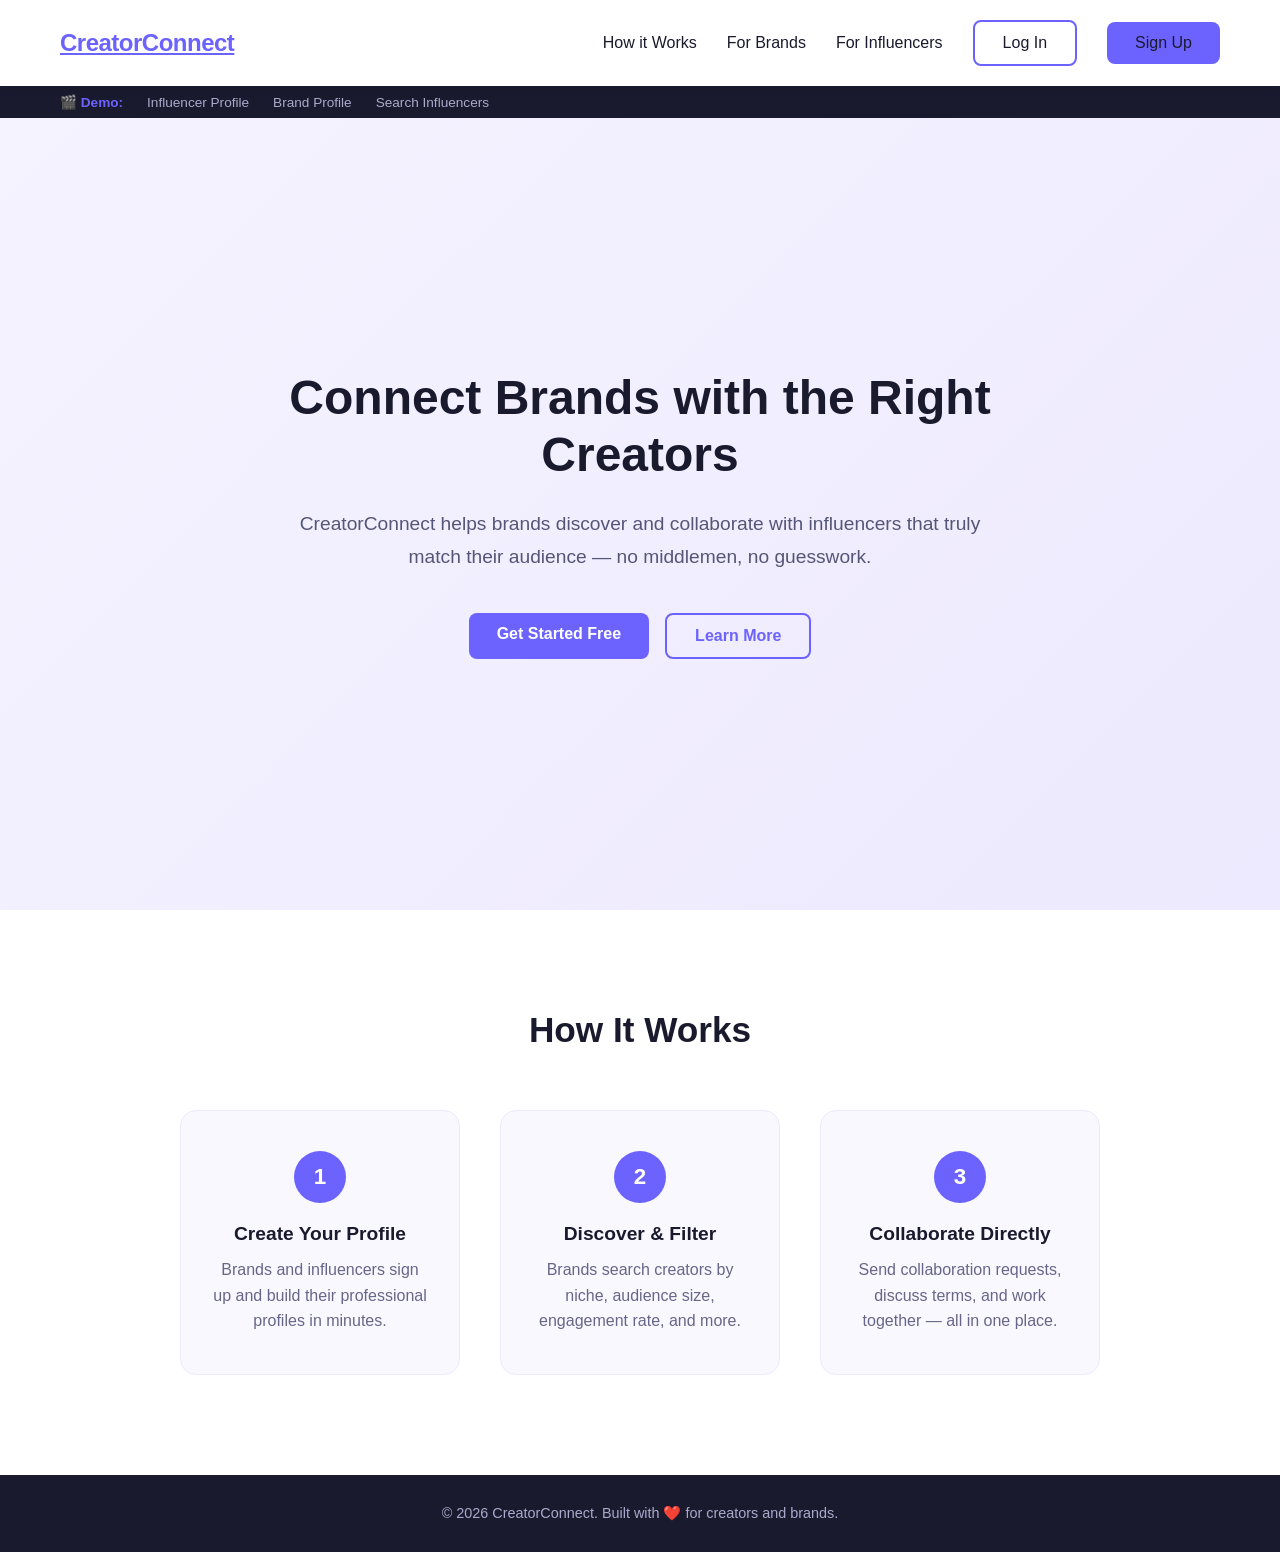
<file: Frontend/index.html>
<!DOCTYPE html>
<html lang="en">
<head>
  <meta charset="UTF-8">
  <meta name="viewport" content="width=device-width, initial-scale=1.0">
  <title>CreatorConnect</title>
  <link rel="stylesheet" href="style.css">
</head>

<body>

 <nav class="navbar">
  <a href="index.html" class="logo">CreatorConnect</a>
  <div class="nav-links">
    <a href="#how-it-works">How it Works</a>
    <a href="#for-brands">For Brands</a>
    <a href="#for-influencers">For Influencers</a>
    <a href="login.html" class="btn-outline">Log In</a>
    <a href="signup.html" class="btn-primary">Sign Up</a>
  </div>
</nav>
<div class="demo-bar">
  <span>🎬 Demo:</span>
  <a href="influencer-profile.html">Influencer Profile</a>
  <a href="brand-profile.html">Brand Profile</a>
  <a href="search.html">Search Influencers</a>
</div>


  <section class="hero">
    

    <div class="hero-content">
      <h1>Connect Brands with the Right Creators</h1>
      

      <p>CreatorConnect helps brands discover and collaborate with influencers
         that truly match their audience — no middlemen, no guesswork.</p>
      

      <div class="hero-buttons">
        <a href="signup.html" class="btn-primary">Get Started Free</a>
        <a href="#how-it-works" class="btn-outline">Learn More</a>
      </div>
    </div>
  </section>


  <section class="how-it-works" id="how-it-works">
    

    <h2>How It Works</h2>

    <div class="steps-container">

      <div class="step-card">
        <div class="step-number">1</div>
        <h3>Create Your Profile</h3>
        <p>Brands and influencers sign up and build their professional profiles in minutes.</p>
      </div>

      <div class="step-card">
        <div class="step-number">2</div>
        <h3>Discover & Filter</h3>
        <p>Brands search creators by niche, audience size, engagement rate, and more.</p>
      </div>

      <div class="step-card">
        <div class="step-number">3</div>
        <h3>Collaborate Directly</h3>
        <p>Send collaboration requests, discuss terms, and work together — all in one place.</p>
      </div>

    </div>
  </section>


  <footer class="footer">
    <p>© 2026 CreatorConnect. Built with ❤️ for creators and brands.</p>
  </footer>

  <script src="script.js"></script>
  

</body>
</html>
</file>
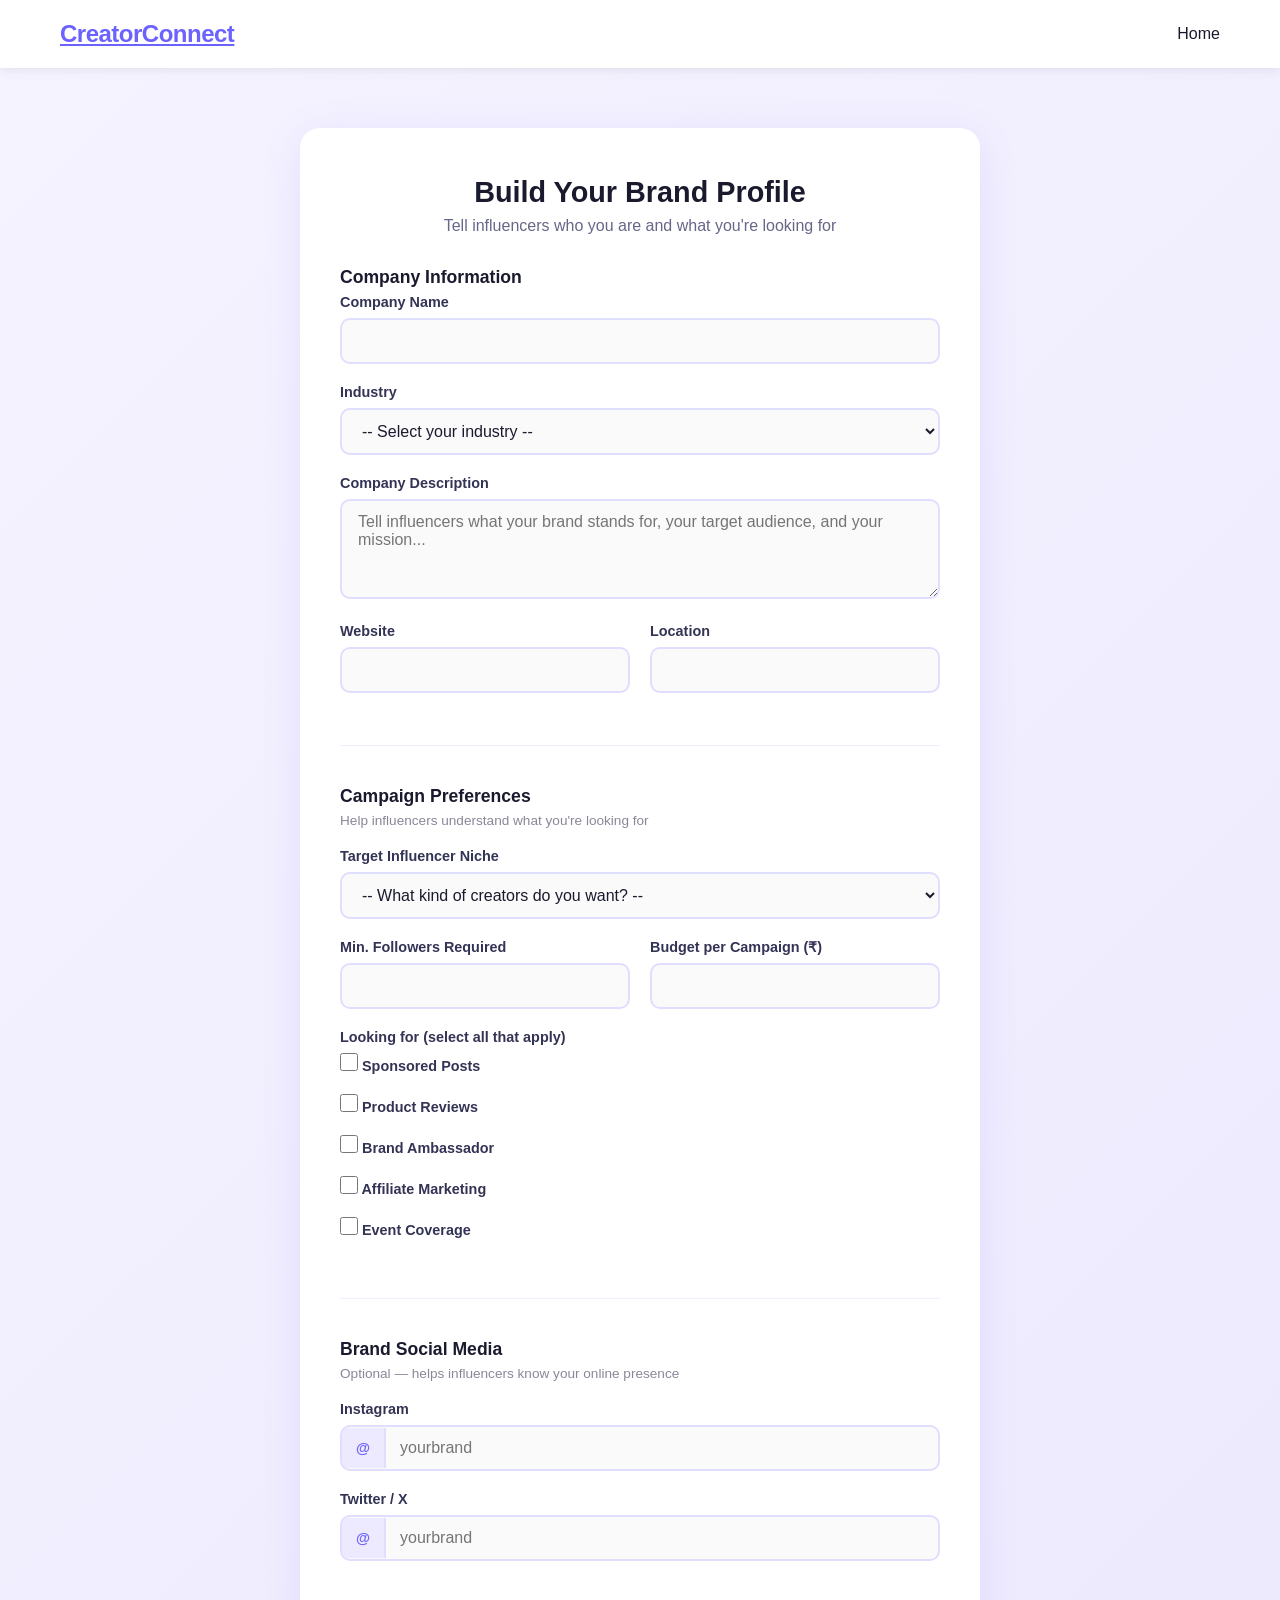
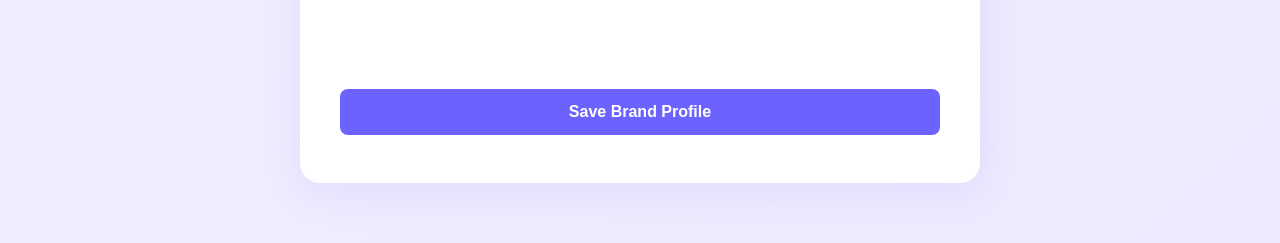
<file: Frontend/brand-profile.html>
<!DOCTYPE html>
<html lang="en">

<head>
  <meta charset="UTF-8">
  <meta name="viewport" content="width=device-width, initial-scale=1.0">
  <title>Brand Profile — CreatorConnect</title>
  <link rel="stylesheet" href="style.css">
</head>

<body>

  <nav class="navbar">
    <a href="index.html" class="logo">CreatorConnect</a>
    <div class="nav-links">
      <a href="index.html">Home</a>
    </div>
  </nav>

  <section class="profile-section">
    <div class="profile-card">

      <div class="auth-header">
        <h2>Build Your Brand Profile</h2>
        <p>Tell influencers who you are and what you're looking for</p>
      </div>

      <form id="brand-form">
        <div class="form-section">
          <h3 class="form-section-title">Company Information</h3>

          <div class="form-group">
            <label for="company-name">Company Name</label>
            <input
              type="text"
              id="company-name"
              name="company_name"
              required
            >
          </div>

          <div class="form-group">
            <label for="industry">Industry</label>
            <select id="industry" name="industry" required>
              <option value="">-- Select your industry --</option>
              <option value="fashion">Fashion & Apparel</option>
              <option value="beauty">Beauty & Personal Care</option>
              <option value="tech">Tech & Electronics</option>
              <option value="food">Food & Beverage</option>
              <option value="fitness">Fitness & Wellness</option>
              <option value="finance">Finance & Fintech</option>
              <option value="travel">Travel & Hospitality</option>
              <option value="education">Education & E-learning</option>
              <option value="gaming">Gaming</option>
              <option value="other">Other</option>
            </select>
          </div>

          <div class="form-group">
            <label for="company-bio">Company Description</label>
            <textarea
              id="company-bio"
              name="company_bio"
              rows="4"
              placeholder="Tell influencers what your brand stands for, your target audience, and your mission..."
              required
            ></textarea>
          </div>

          <div class="form-row">
            <div class="form-group">
              <label for="website">Website</label>
              <input
                type="url"
                id="website"
                name="website"
              >
            </div>

            <div class="form-group">
              <label for="brand-location">Location</label>
              <input
                type="text"
                id="brand-location"
                name="location"
              >
            </div>
          </div>

        </div>
        <div class="form-section">
          <h3 class="form-section-title">Campaign Preferences</h3>
          <p class="form-section-subtitle">Help influencers understand what you're looking for</p>

          <div class="form-group">
            <label for="target-niche">Target Influencer Niche</label>
            <select id="target-niche" name="target_niche" required>
              <option value="">-- What kind of creators do you want? --</option>
              <option value="tech">Tech & Gaming</option>
              <option value="fashion">Fashion & Beauty</option>
              <option value="fitness">Fitness & Health</option>
              <option value="food">Food & Cooking</option>
              <option value="travel">Travel & Lifestyle</option>
              <option value="finance">Finance & Business</option>
              <option value="education">Education</option>
              <option value="entertainment">Entertainment & Comedy</option>
              <option value="any">Open to All</option>
            </select>
          </div>

          <div class="form-row">
            <div class="form-group">
              <label for="min-followers">Min. Followers Required</label>
              <input
                type="number"
                id="min-followers"
                name="min_followers"
                min="0"
              >
            </div>

            <div class="form-group">
              <label for="budget">Budget per Campaign (₹)</label>
              <input
                type="number"
                id="budget"
                name="budget"
                min="0"
              >
            </div>
          </div>

          <div class="form-group">
            <label>Looking for (select all that apply)</label>
            <div class="checkbox-group">
              <label class="checkbox-label">
                <input type="checkbox" name="campaign_type" value="sponsored_post">
                Sponsored Posts
              </label>
              <label class="checkbox-label">
                <input type="checkbox" name="campaign_type" value="product_review">
                Product Reviews
              </label>
              <label class="checkbox-label">
                <input type="checkbox" name="campaign_type" value="brand_ambassador">
                Brand Ambassador
              </label>
              <label class="checkbox-label">
                <input type="checkbox" name="campaign_type" value="affiliate">
                Affiliate Marketing
              </label>
              <label class="checkbox-label">
                <input type="checkbox" name="campaign_type" value="event_coverage">
                Event Coverage
              </label>
            </div>
          </div>

        </div>
        <div class="form-section">
          <h3 class="form-section-title">Brand Social Media</h3>
          <p class="form-section-subtitle">Optional — helps influencers know your online presence</p>

          <div class="form-group">
            <label for="brand-instagram">Instagram</label>
            <div class="input-prefix-wrapper">
              <span class="input-prefix">@</span>
              <input
                type="text"
                id="brand-instagram"
                name="brand_instagram"
                placeholder="yourbrand"
              >
            </div>
          </div>

          <div class="form-group">
            <label for="brand-twitter">Twitter / X</label>
            <div class="input-prefix-wrapper">
              <span class="input-prefix">@</span>
              <input
                type="text"
                id="brand-twitter"
                name="brand_twitter"
                placeholder="yourbrand"
              >
            </div>
          </div>

        </div>

        <p class="error-msg" id="error-msg"></p>

        <button type="submit" class="btn-primary btn-full">
          Save Brand Profile
        </button>

      </form>

    </div>
  </section>

  <script src="brand-profile.js"></script>

</body>
</html>
</file>
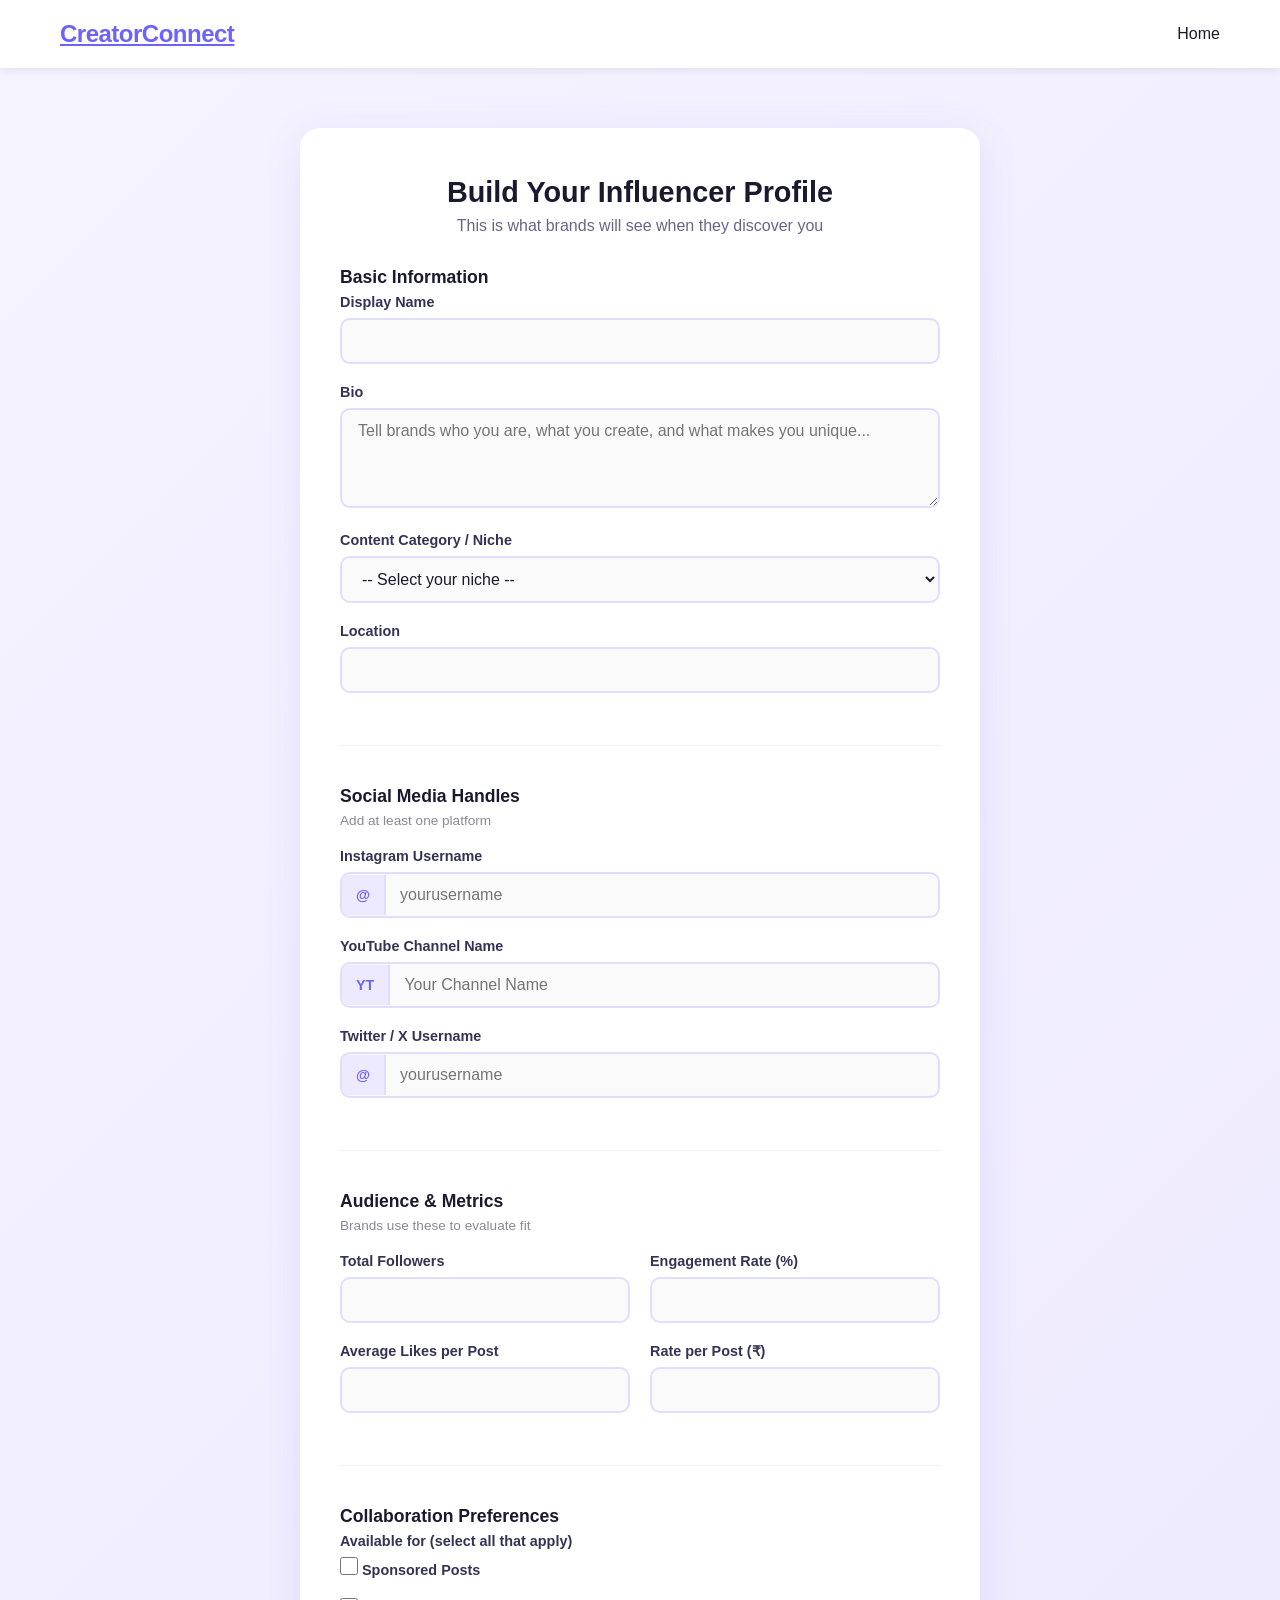
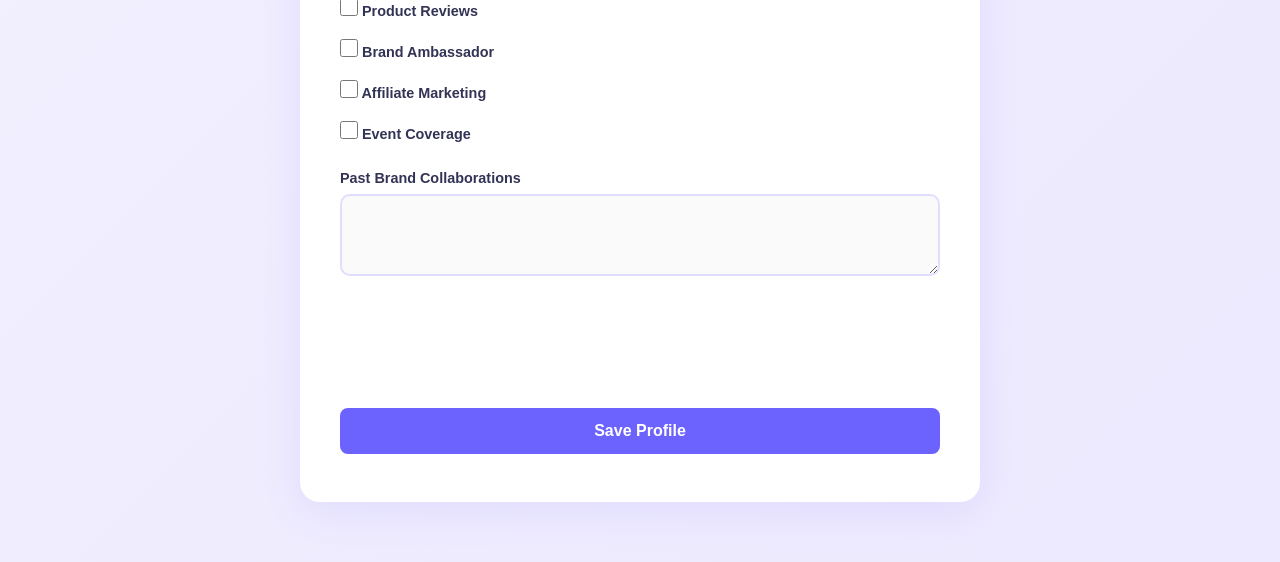
<file: Frontend/influencer-profile.html>
<!DOCTYPE html>
<html lang="en">

<head>
  <meta charset="UTF-8">
  <meta name="viewport" content="width=device-width, initial-scale=1.0">
  <title>Influencer Profile — CreatorConnect</title>
  <link rel="stylesheet" href="style.css">
</head>

<body>

  <nav class="navbar">
    <a href="index.html" class="logo">CreatorConnect</a>
    <div class="nav-links">
      <a href="index.html">Home</a>
    </div>
  </nav>

  <section class="profile-section">
    <div class="profile-card">

      <div class="auth-header">
        <h2>Build Your Influencer Profile</h2>
        <p>This is what brands will see when they discover you</p>
      </div>

      <form id="influencer-form">
        <div class="form-section">
          <h3 class="form-section-title">Basic Information</h3>

          <div class="form-group">
            <label for="display-name">Display Name</label>
            <input
              type="text"
              id="display-name"
              name="display_name"
              required
            >
          </div>

          <div class="form-group">
            <label for="bio">Bio</label>
            <textarea
              id="bio"
              name="bio"
              rows="4"
              placeholder="Tell brands who you are, what you create, and what makes you unique..."
              required
            ></textarea>

          </div>

          <div class="form-group">
            <label for="category">Content Category / Niche</label>
            <select id="category" name="category" required>
              
              <option value="">-- Select your niche --</option>
              <option value="tech">Tech & Gaming</option>
              <option value="fashion">Fashion & Beauty</option>
              <option value="fitness">Fitness & Health</option>
              <option value="food">Food & Cooking</option>
              <option value="travel">Travel & Lifestyle</option>
              <option value="finance">Finance & Business</option>
              <option value="education">Education</option>
              <option value="entertainment">Entertainment & Comedy</option>
              <option value="other">Other</option>
            </select>
          </div>

          <div class="form-group">
            <label for="location">Location</label>
            <input
              type="text"
              id="location"
              name="location"
            >
          </div>

        </div>
        <div class="form-section">
          <h3 class="form-section-title">Social Media Handles</h3>
          <p class="form-section-subtitle">Add at least one platform</p>

          <div class="form-group">
            <label for="instagram">Instagram Username</label>
            <div class="input-prefix-wrapper">
              <span class="input-prefix">@</span>
              <input
                type="text"
                id="instagram"
                name="instagram"
                placeholder="yourusername"
              >
            </div>
          </div>

          <div class="form-group">
            <label for="youtube">YouTube Channel Name</label>
            <div class="input-prefix-wrapper">
              <span class="input-prefix">YT</span>
              <input
                type="text"
                id="youtube"
                name="youtube"
                placeholder="Your Channel Name"
              >
            </div>
          </div>

          <div class="form-group">
            <label for="twitter">Twitter / X Username</label>
            <div class="input-prefix-wrapper">
              <span class="input-prefix">@</span>
              <input
                type="text"
                id="twitter"
                name="twitter"
                placeholder="yourusername"
              >
            </div>
          </div>

        </div>

        <div class="form-section">
          <h3 class="form-section-title">Audience & Metrics</h3>
          <p class="form-section-subtitle">Brands use these to evaluate fit</p>

          <div class="form-row">

            <div class="form-group">
              <label for="followers">Total Followers</label>
              <input
                type="number"
                id="followers"
                name="followers"
                min="0"
                required
              >

            </div>

            <div class="form-group">
              <label for="engagement">Engagement Rate (%)</label>
              <input
                type="number"
                id="engagement"
                name="engagement_rate"
                min="0"
                max="100"
                step="0.1"
                required
              >
            </div>

          </div>

          <div class="form-row">

            <div class="form-group">
              <label for="avg-likes">Average Likes per Post</label>
              <input
                type="number"
                id="avg-likes"
                name="avg_likes"
                min="0"
              >
            </div>

            <div class="form-group">
              <label for="rate">Rate per Post (₹)</label>
              <input
                type="number"
                id="rate"
                name="rate_per_post"
                min="0"
              >
            </div>

          </div>

        </div>

        <div class="form-section">
          <h3 class="form-section-title">Collaboration Preferences</h3>

          <div class="form-group">
            <label>Available for (select all that apply)</label>
            <div class="checkbox-group">
              <label class="checkbox-label">
                <input type="checkbox" name="collab_type" value="sponsored_post">
                Sponsored Posts
              </label>
              <label class="checkbox-label">
                <input type="checkbox" name="collab_type" value="product_review">
                Product Reviews
              </label>
              <label class="checkbox-label">
                <input type="checkbox" name="collab_type" value="brand_ambassador">
                Brand Ambassador
              </label>
              <label class="checkbox-label">
                <input type="checkbox" name="collab_type" value="affiliate">
                Affiliate Marketing
              </label>
              <label class="checkbox-label">
                <input type="checkbox" name="collab_type" value="event_coverage">
                Event Coverage
              </label>
            </div>
          </div>

          <div class="form-group">
            <label for="past-brands">Past Brand Collaborations</label>
            <textarea
              id="past-brands"
              name="past_brands"
              rows="3"
            ></textarea>
          </div>

        </div>

        <p class="error-msg" id="error-msg"></p>

        <button type="submit" class="btn-primary btn-full">
          Save Profile
        </button>

      </form>

    </div>
  </section>

  <script src="influencer-profile.js"></script>

</body>
</html>
</file>
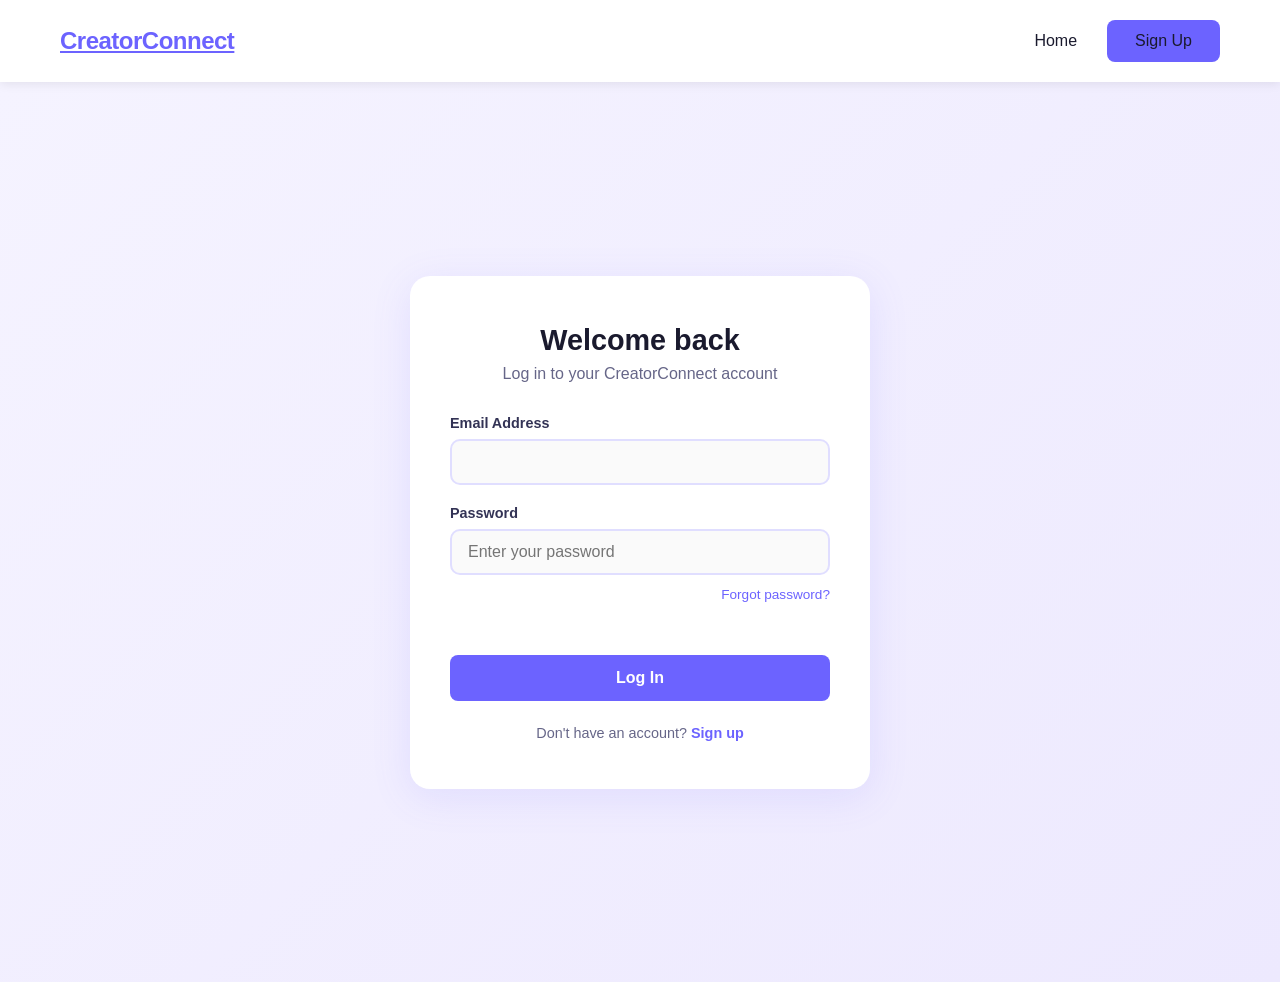
<file: Frontend/login.html>
<!DOCTYPE html>
<html lang="en">

<head>
  <meta charset="UTF-8">
  <meta name="viewport" content="width=device-width, initial-scale=1.0">
  <title>Log In — CreatorConnect</title>
  <link rel="stylesheet" href="style.css">
</head>

<body>

  <nav class="navbar">
    <a href="index.html" class="logo">CreatorConnect</a>
    <div class="nav-links">
      <a href="index.html">Home</a>
      <a href="signup.html" class="btn-primary">Sign Up</a>
    </div>
  </nav>

  <section class="auth-section">
    <div class="auth-card">

      <div class="auth-header">
        <h2>Welcome back</h2>
        <p>Log in to your CreatorConnect account</p>
      </div>

      <form id="login-form">

        <div class="form-group">
          <label for="email">Email Address</label>
          <input
            type="email"
            id="email"
            name="email"
            required
          >
        </div>

        <div class="form-group">
          <label for="password">Password</label>
          <input
            type="password"
            id="password"
            name="password"
            placeholder="Enter your password"
            required
          >
        </div>

        <div class="forgot-password">
          <a href="#">Forgot password?</a>
        </div>

        <p class="error-msg" id="error-msg"></p>

        <button type="submit" class="btn-primary btn-full">Log In</button>

      </form>

      <p class="auth-footer">
        Don't have an account? <a href="signup.html">Sign up</a>
      </p>

    </div>
  </section>

  <script src="login.js"></script>

</body>
</html>
</file>
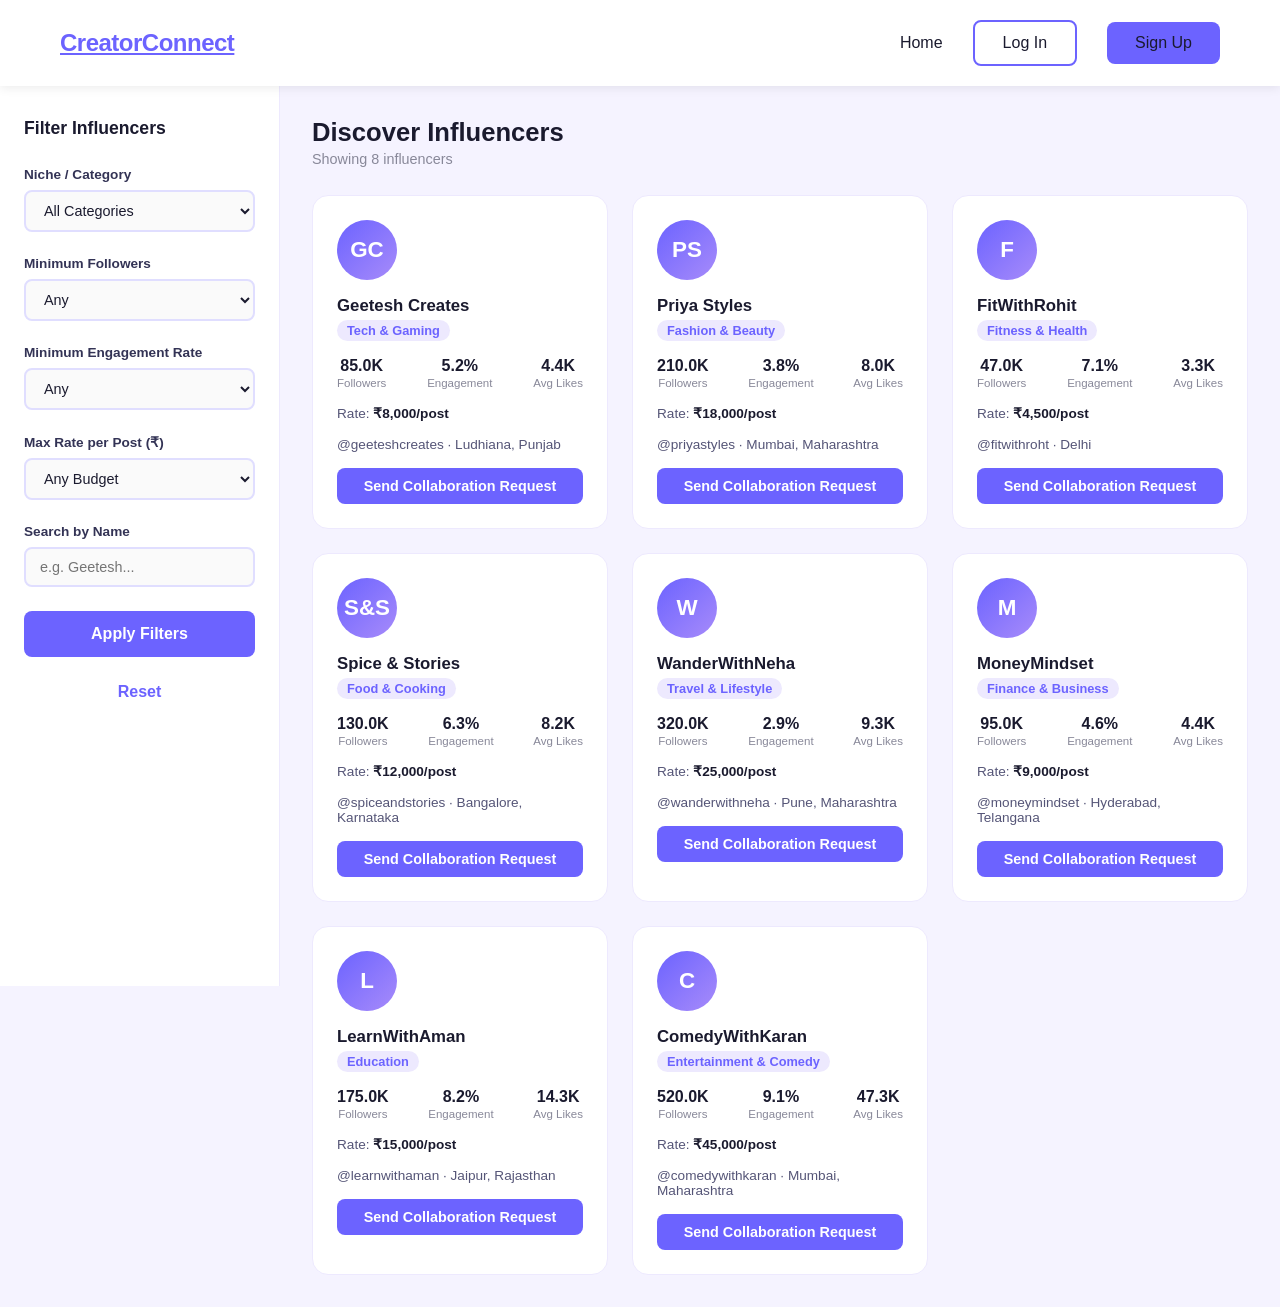
<file: Frontend/search.html>
<!DOCTYPE html>
<html lang="en">

<head>
  <meta charset="UTF-8">
  <meta name="viewport" content="width=device-width, initial-scale=1.0">
  <title>Find Influencers — CreatorConnect</title>
  <link rel="stylesheet" href="style.css">
</head>

<body>

  <nav class="navbar">
    <a href="index.html" class="logo">CreatorConnect</a>
    <div class="nav-links">
      <a href="index.html">Home</a>
      <a href="login.html" class="btn-outline">Log In</a>
      <a href="signup.html" class="btn-primary">Sign Up</a>
    </div>
  </nav>

  <div class="search-page">

    <aside class="filters-panel">

      <h3 class="filters-title">Filter Influencers</h3>

      <div class="filter-group">
        <label for="filter-niche">Niche / Category</label>
        <select id="filter-niche">
          <option value="all">All Categories</option>
          <option value="tech">Tech & Gaming</option>
          <option value="fashion">Fashion & Beauty</option>
          <option value="fitness">Fitness & Health</option>
          <option value="food">Food & Cooking</option>
          <option value="travel">Travel & Lifestyle</option>
          <option value="finance">Finance & Business</option>
          <option value="education">Education</option>
          <option value="entertainment">Entertainment & Comedy</option>
        </select>
      </div>

      <div class="filter-group">
        <label for="filter-followers">Minimum Followers</label>
        <select id="filter-followers">
          <option value="0">Any</option>
          <option value="1000">1K+</option>
          <option value="10000">10K+</option>
          <option value="50000">50K+</option>
          <option value="100000">100K+</option>
          <option value="500000">500K+</option>
        </select>
      </div>

      <div class="filter-group">
        <label for="filter-engagement">Minimum Engagement Rate</label>
        <select id="filter-engagement">
          <option value="0">Any</option>
          <option value="1">1%+</option>
          <option value="3">3%+</option>
          <option value="5">5%+</option>
          <option value="8">8%+</option>
        </select>
      </div>

      <div class="filter-group">
        <label for="filter-budget">Max Rate per Post (₹)</label>
        <select id="filter-budget">
          <option value="999999">Any Budget</option>
          <option value="5000">Under ₹5,000</option>
          <option value="10000">Under ₹10,000</option>
          <option value="25000">Under ₹25,000</option>
          <option value="50000">Under ₹50,000</option>
        </select>
      </div>

      <div class="filter-group">
        <label for="filter-search">Search by Name</label>
        <input
          type="text"
          id="filter-search"
          placeholder="e.g. Geetesh..."
        >
      </div>

      <button class="btn-primary btn-full" id="apply-filters">
        Apply Filters
      </button>

      <button class="btn-outline btn-full filter-reset" id="reset-filters">
        Reset
      </button>

    </aside>

    <main class="results-area">

      <div class="results-header">
        <h2>Discover Influencers</h2>
        <p id="results-count">Showing all influencers</p>
      </div>

      <div class="influencer-grid" id="influencer-grid">
      </div>

      <div class="no-results" id="no-results" style="display:none;">
        <p>😕 No influencers match your filters.</p>
        <p>Try adjusting your criteria.</p>
      </div>

    </main>

  </div>

  <script src="search.js"></script>

</body>
</html>
</file>
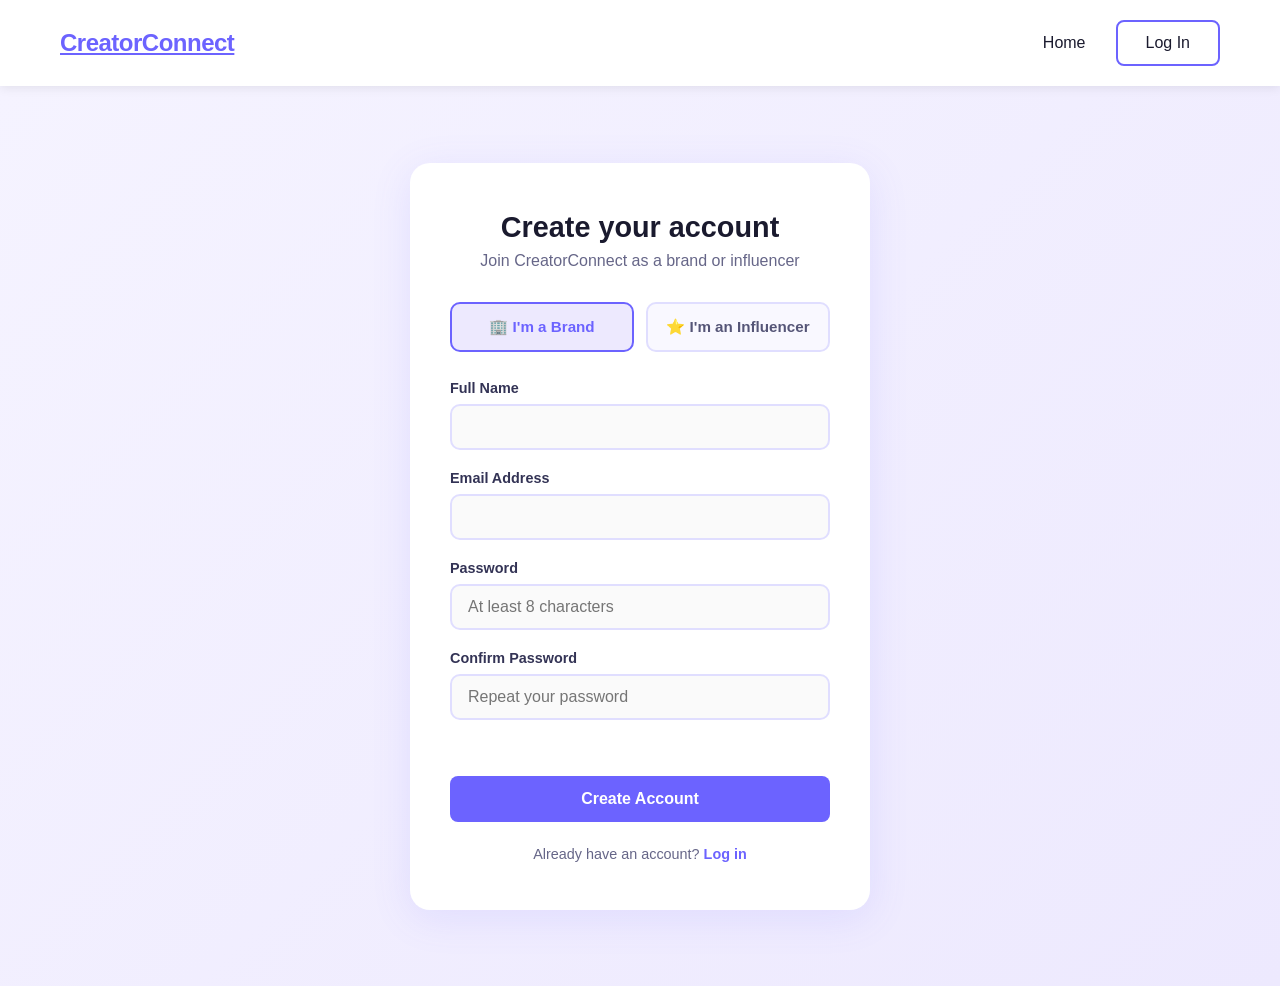
<file: Frontend/signup.html>
<!DOCTYPE html>
<html lang="en">

<head>
  <meta charset="UTF-8">
  <meta name="viewport" content="width=device-width, initial-scale=1.0">
  <title>Sign Up — CreatorConnect</title>
  <link rel="stylesheet" href="style.css">
</head>

<body>

  <nav class="navbar">
    <a href="index.html" class="logo">CreatorConnect</a>
    <div class="nav-links">
      <a href="index.html">Home</a>
      <a href="login.html" class="btn-outline">Log In</a>
    </div>
  </nav>

  <section class="auth-section">

    <div class="auth-card">

      <div class="auth-header">
        <h2>Create your account</h2>
        <p>Join CreatorConnect as a brand or influencer</p>
      </div>

  
      <div class="role-selector">

        <button class="role-btn active" id="btn-brand" onclick="selectRole('brand')">
          🏢 I'm a Brand
        </button>
        <button class="role-btn" id="btn-influencer" onclick="selectRole('influencer')">
          ⭐ I'm an Influencer
        </button>
      </div>

      <!-- THE FORM -->
      <form id="signup-form">
        <input type="hidden" id="role-input" value="brand">

        <div class="form-group">

          <label for="fullname">Full Name</label>

          <input
            type="text"
            id="fullname"
            name="fullname"
            required
          >
        </div>

        <div class="form-group">
          <label for="email">Email Address</label>
          <input
            type="email"
            id="email"
            name="email"
            required
          >
        </div>

        <div class="form-group">
          <label for="password">Password</label>
          <input
            type="password"
            id="password"
            name="password"
            placeholder="At least 8 characters"
            required
            minlength="8"
          >
        </div>

        <div class="form-group">
          <label for="confirm-password">Confirm Password</label>
          <input
            type="password"
            id="confirm-password"
            name="confirm-password"
            placeholder="Repeat your password"
            required
          >
        </div>

        <p class="error-msg" id="error-msg"></p>

        <button type="submit" class="btn-primary btn-full">Create Account</button>

      </form>

      <p class="auth-footer">
        Already have an account? <a href="login.html">Log in</a>
      </p>

    </div>
  </section>

  <script src="signup.js"></script>

</body>
</html>
</file>
<file: Frontend/style.css>
* {
  margin: 0;
  padding: 0;
  box-sizing: border-box;
}

body {
  font-family: 'Segoe UI', Tahoma, Geneva, Verdana, sans-serif;
  color: #1a1a2e;
  background-color: #ffffff;
}

.btn-primary {
  background-color: #6c63ff;  
  color: #ffffff;
  padding: 12px 28px;
  border-radius: 8px;
  text-decoration: none;
  font-weight: 600;
  transition: background-color 0.3s ease;
  display: inline-block;
}

.btn-primary:hover {
  background-color: #574fd6;
}

.btn-outline {
  background-color: transparent;
  color: #6c63ff;
  padding: 12px 28px;
  border-radius: 8px;
  border: 2px solid #6c63ff;
  text-decoration: none;
  font-weight: 600;
  transition: all 0.3s ease;
  display: inline-block;
}

.btn-outline:hover {
  background-color: #6c63ff;
  color: #ffffff;
}


.navbar {
  display: flex;
  justify-content: space-between;
  align-items: center;
  padding: 20px 60px;
  background-color: #ffffff;
  box-shadow: 0 2px 10px rgba(0, 0, 0, 0.08);
  position: sticky;
  top: 0;
  z-index: 100;
}

.logo {
  font-size: 1.5rem;
  font-weight: 700;
  color: #6c63ff;
  letter-spacing: -0.5px;
}

.nav-links {
  display: flex;
  align-items: center;
  gap: 30px;
}

.nav-links a {
  
  text-decoration: none;
  color: #1a1a2e;
  font-weight: 500;
  transition: color 0.2s ease;
}

.nav-links a:hover {
  color: #6c63ff;
}
.demo-bar {
  background: #1a1a2e;
  color: #aaaacc;
  padding: 8px 60px;
  display: flex;
  align-items: center;
  gap: 24px;
  font-size: 0.85rem;
}

.demo-bar span {
  color: #6c63ff;
  font-weight: 700;
}

.demo-bar a {
  color: #aaaacc;
  text-decoration: none;
  transition: color 0.2s ease;
}

.demo-bar a:hover {
  color: #ffffff;
}


.hero {
  min-height: 88vh;
  display: flex;
  align-items: center;
  justify-content: center;
  text-align: center;
  padding: 60px 20px;
  background: linear-gradient(135deg, #f5f3ff 0%, #ede9fe 100%);
 
}

.hero-content {
  max-width: 720px;
}

.hero-content h1 {
  font-size: 3rem;
  font-weight: 800;
  line-height: 1.2;
  margin-bottom: 24px;
  color: #1a1a2e;
}

.hero-content p {
  font-size: 1.2rem;
  color: #555577;
  margin-bottom: 40px;
  line-height: 1.7;
}

.hero-buttons {
  display: flex;
  gap: 16px;
  justify-content: center;
}



.how-it-works {
  padding: 100px 60px;
  text-align: center;
  background-color: #ffffff;
}

.how-it-works h2 {
  font-size: 2.2rem;
  margin-bottom: 60px;
  color: #1a1a2e;
}

.steps-container {
  display: flex;
  justify-content: center;
  gap: 40px;
  flex-wrap: wrap;
}

.step-card {
  background-color: #f9f8ff;
  border: 1px solid #ede9fe;
  border-radius: 16px;
  padding: 40px 30px;
  width: 280px;
  transition: transform 0.3s ease, box-shadow 0.3s ease;
}

.step-card:hover {
  transform: translateY(-8px);
  box-shadow: 0 12px 30px rgba(108, 99, 255, 0.15);
}

.step-number {
  width: 52px;
  height: 52px;
  background-color: #6c63ff;
  color: white;
  border-radius: 50%;
  font-size: 1.4rem;
  font-weight: 700;
  display: flex;
  align-items: center;
  justify-content: center;
  margin: 0 auto 20px auto;
  
}

.step-card h3 {
  font-size: 1.2rem;
  margin-bottom: 12px;
  color: #1a1a2e;
}

.step-card p {
  color: #666688;
  line-height: 1.6;
}


.footer {
  padding: 30px;
  text-align: center;
  background-color: #1a1a2e;
  color: #aaaacc;
  font-size: 0.9rem;
}

.auth-section {
  min-height: 100vh;
  display: flex;
  align-items: center;
  justify-content: center;
  background: linear-gradient(135deg, #f5f3ff 0%, #ede9fe 100%);
  padding: 40px 20px;
}

.auth-card {
  background: #ffffff;
  border-radius: 20px;
  padding: 48px 40px;
  width: 100%;
  max-width: 460px;
  box-shadow: 0 8px 40px rgba(108, 99, 255, 0.12);
}

.auth-header {
  text-align: center;
  margin-bottom: 32px;
}

.auth-header h2 {
  font-size: 1.8rem;
  font-weight: 700;
  color: #1a1a2e;
  margin-bottom: 8px;
}

.auth-header p {
  color: #666688;
  font-size: 1rem;
}

.role-selector {
  display: flex;
  gap: 12px;
  margin-bottom: 28px;
}

.role-btn {
  flex: 1;
  padding: 14px 10px;
  border: 2px solid #e0deff;
  border-radius: 10px;
  background: #f9f8ff;
  color: #555577;
  font-size: 0.95rem;
  font-weight: 600;
  cursor: pointer;
  transition: all 0.2s ease;
}

.role-btn.active {
  border-color: #6c63ff;
  background: #ede9fe;
  color: #6c63ff;
}

.form-group {
  margin-bottom: 20px;
}

.form-group label {
  display: block;
  font-size: 0.9rem;
  font-weight: 600;
  color: #333355;
  margin-bottom: 8px;
}

.form-group input {
  width: 100%;
  padding: 12px 16px;
  border: 2px solid #e0deff;
  border-radius: 10px;
  font-size: 1rem;
  color: #1a1a2e;
  background: #fafafa;
  transition: border-color 0.2s ease;
  outline: none;

}

.form-group input:focus {
  border-color: #6c63ff;
  background: #ffffff;
}

.error-msg {
  color: #e53e3e;
  font-size: 0.88rem;
  margin-bottom: 16px;
  min-height: 20px;
}

.btn-full {
  width: 100%;
  text-align: center;
  padding: 14px;
  font-size: 1rem;
  border: none;
  cursor: pointer;
}

.auth-footer {
  text-align: center;
  margin-top: 24px;
  color: #666688;
  font-size: 0.9rem;
}

.auth-footer a {
  color: #6c63ff;
  font-weight: 600;
  text-decoration: none;
}

.auth-footer a:hover {
  text-decoration: underline;
}
.forgot-password {
  text-align: right;
  margin-bottom: 16px;
  margin-top: -10px;
}

.forgot-password a {
  font-size: 0.85rem;
  color: #6c63ff;
  text-decoration: none;
}

.forgot-password a:hover {
  text-decoration: underline;
}

.profile-section {
  min-height: 100vh;
  display: flex;
  justify-content: center;
  background: linear-gradient(135deg, #f5f3ff 0%, #ede9fe 100%);
  padding: 60px 20px;
}

.profile-card {
  background: #ffffff;
  border-radius: 20px;
  padding: 48px 40px;
  width: 100%;
  max-width: 680px;
  box-shadow: 0 8px 40px rgba(108, 99, 255, 0.12);
  height: fit-content;
}

.form-section {
  margin-bottom: 40px;
  padding-bottom: 32px;
  border-bottom: 1px solid #f0eeff;
}

.form-section:last-of-type {
  border-bottom: none;
}

.form-section-title {
  font-size: 1.1rem;
  font-weight: 700;
  color: #1a1a2e;
  margin-bottom: 6px;
}

.form-section-subtitle {
  font-size: 0.85rem;
  color: #888899;
  margin-bottom: 20px;
}

textarea {
  width: 100%;
  padding: 12px 16px;
  border: 2px solid #e0deff;
  border-radius: 10px;
  font-size: 1rem;
  color: #1a1a2e;
  background: #fafafa;
  font-family: inherit;
  resize: vertical;
  outline: none;
  transition: border-color 0.2s ease;
}

textarea:focus {
  border-color: #6c63ff;
  background: #ffffff;
}

select {
  width: 100%;
  padding: 12px 16px;
  border: 2px solid #e0deff;
  border-radius: 10px;
  font-size: 1rem;
  color: #1a1a2e;
  background: #fafafa;
  outline: none;
  cursor: pointer;
  transition: border-color 0.2s ease;
}

select:focus {
  border-color: #6c63ff;
}

.form-row {
  display: flex;
  gap: 20px;
}

.form-row .form-group {
  flex: 1;
}

.input-prefix-wrapper {
  display: flex;
  align-items: center;
  border: 2px solid #e0deff;
  border-radius: 10px;
  background: #fafafa;
  overflow: hidden;
  transition: border-color 0.2s ease;
}

.input-prefix-wrapper:focus-within {
  border-color: #6c63ff;
}

.input-prefix {
  padding: 12px 14px;
  background: #ede9fe;
  color: #6c63ff;
  font-weight: 700;
  font-size: 0.9rem;
  border-right: 2px solid #e0deff;
}

.input-prefix-wrapper input {
  border: none;
  background: transparent;
  padding: 12px 14px;
  font-size: 1rem;
  color: #1a1a2e;
  width: 100%;
  outline: none;
}

.checkbox-group {
  display: flex;
  flex-direction: column;
  gap: 12px;
  margin-top: 8px;
}

.checkbox-label {
  display: flex;
  align-items: center;
  gap: 10px;
  font-size: 0.95rem;
  color: #333355;
  cursor: pointer;
}

.checkbox-label input[type="checkbox"] {
  width: 18px;
  height: 18px;
  accent-color: #6c63ff;
  cursor: pointer;
}

.search-page {
  display: flex;
  min-height: 100vh;
  background: #f5f3ff;
}

.filters-panel {
  width: 280px;
  min-width: 280px;
  background: #ffffff;
  padding: 32px 24px;
  border-right: 1px solid #ede9fe;
  height: 100vh;
  position: sticky;
  top: 0;
  overflow-y: auto;
}

.filters-title {
  font-size: 1.1rem;
  font-weight: 700;
  color: #1a1a2e;
  margin-bottom: 28px;
}

.filter-group {
  margin-bottom: 24px;
}

.filter-group label {
  display: block;
  font-size: 0.85rem;
  font-weight: 600;
  color: #333355;
  margin-bottom: 8px;
}

.filter-group select,
.filter-group input {
  width: 100%;
  padding: 10px 14px;
  border: 2px solid #e0deff;
  border-radius: 8px;
  font-size: 0.9rem;
  color: #1a1a2e;
  background: #fafafa;
  outline: none;
}

.filter-group select:focus,
.filter-group input:focus {
  border-color: #6c63ff;
}

.filter-reset {
  margin-top: 12px;
}

.results-area {
  flex: 1;
  padding: 32px;
  overflow-y: auto;
}

.results-header {
  margin-bottom: 28px;
}

.results-header h2 {
  font-size: 1.6rem;
  font-weight: 700;
  color: #1a1a2e;
  margin-bottom: 4px;
}

#results-count {
  color: #888899;
  font-size: 0.9rem;
}

.influencer-grid {
  display: grid;
  grid-template-columns: repeat(auto-fill, minmax(260px, 1fr));
  gap: 24px;
}

.influencer-card {
  background: #ffffff;
  border-radius: 16px;
  padding: 24px;
  border: 1px solid #ede9fe;
  transition: transform 0.2s ease, box-shadow 0.2s ease;
  cursor: pointer;
}

.influencer-card:hover {
  transform: translateY(-4px);
  box-shadow: 0 8px 24px rgba(108, 99, 255, 0.12);
}

.card-avatar {
  width: 60px;
  height: 60px;
  border-radius: 50%;
  background: linear-gradient(135deg, #6c63ff, #a78bfa);
  display: flex;
  align-items: center;
  justify-content: center;
  font-size: 1.4rem;
  font-weight: 700;
  color: white;
  margin-bottom: 16px;
}

.card-name {
  font-size: 1.05rem;
  font-weight: 700;
  color: #1a1a2e;
  margin-bottom: 4px;
}

.card-category {
  font-size: 0.8rem;
  color: #6c63ff;
  font-weight: 600;
  background: #ede9fe;
  display: inline-block;
  padding: 3px 10px;
  border-radius: 20px;
  margin-bottom: 16px;
}

.card-stats {
  display: flex;
  justify-content: space-between;
  margin-bottom: 16px;
}

.card-stat {
  text-align: center;
}

.card-stat-value {
  font-size: 1rem;
  font-weight: 700;
  color: #1a1a2e;
}

.card-stat-label {
  font-size: 0.72rem;
  color: #888899;
  margin-top: 2px;
}

.card-rate {
  font-size: 0.85rem;
  color: #555577;
  margin-bottom: 16px;
}

.card-rate span {
  font-weight: 700;
  color: #1a1a2e;
}

.card-connect-btn {
  width: 100%;
  padding: 10px;
  background: #6c63ff;
  color: white;
  border: none;
  border-radius: 8px;
  font-weight: 600;
  font-size: 0.9rem;
  cursor: pointer;
  transition: background 0.2s ease;
}

.card-connect-btn:hover {
  background: #574fd6;
}

.no-results {
  text-align: center;
  padding: 80px 20px;
  color: #888899;
  font-size: 1rem;
  line-height: 2;
}
</file>
